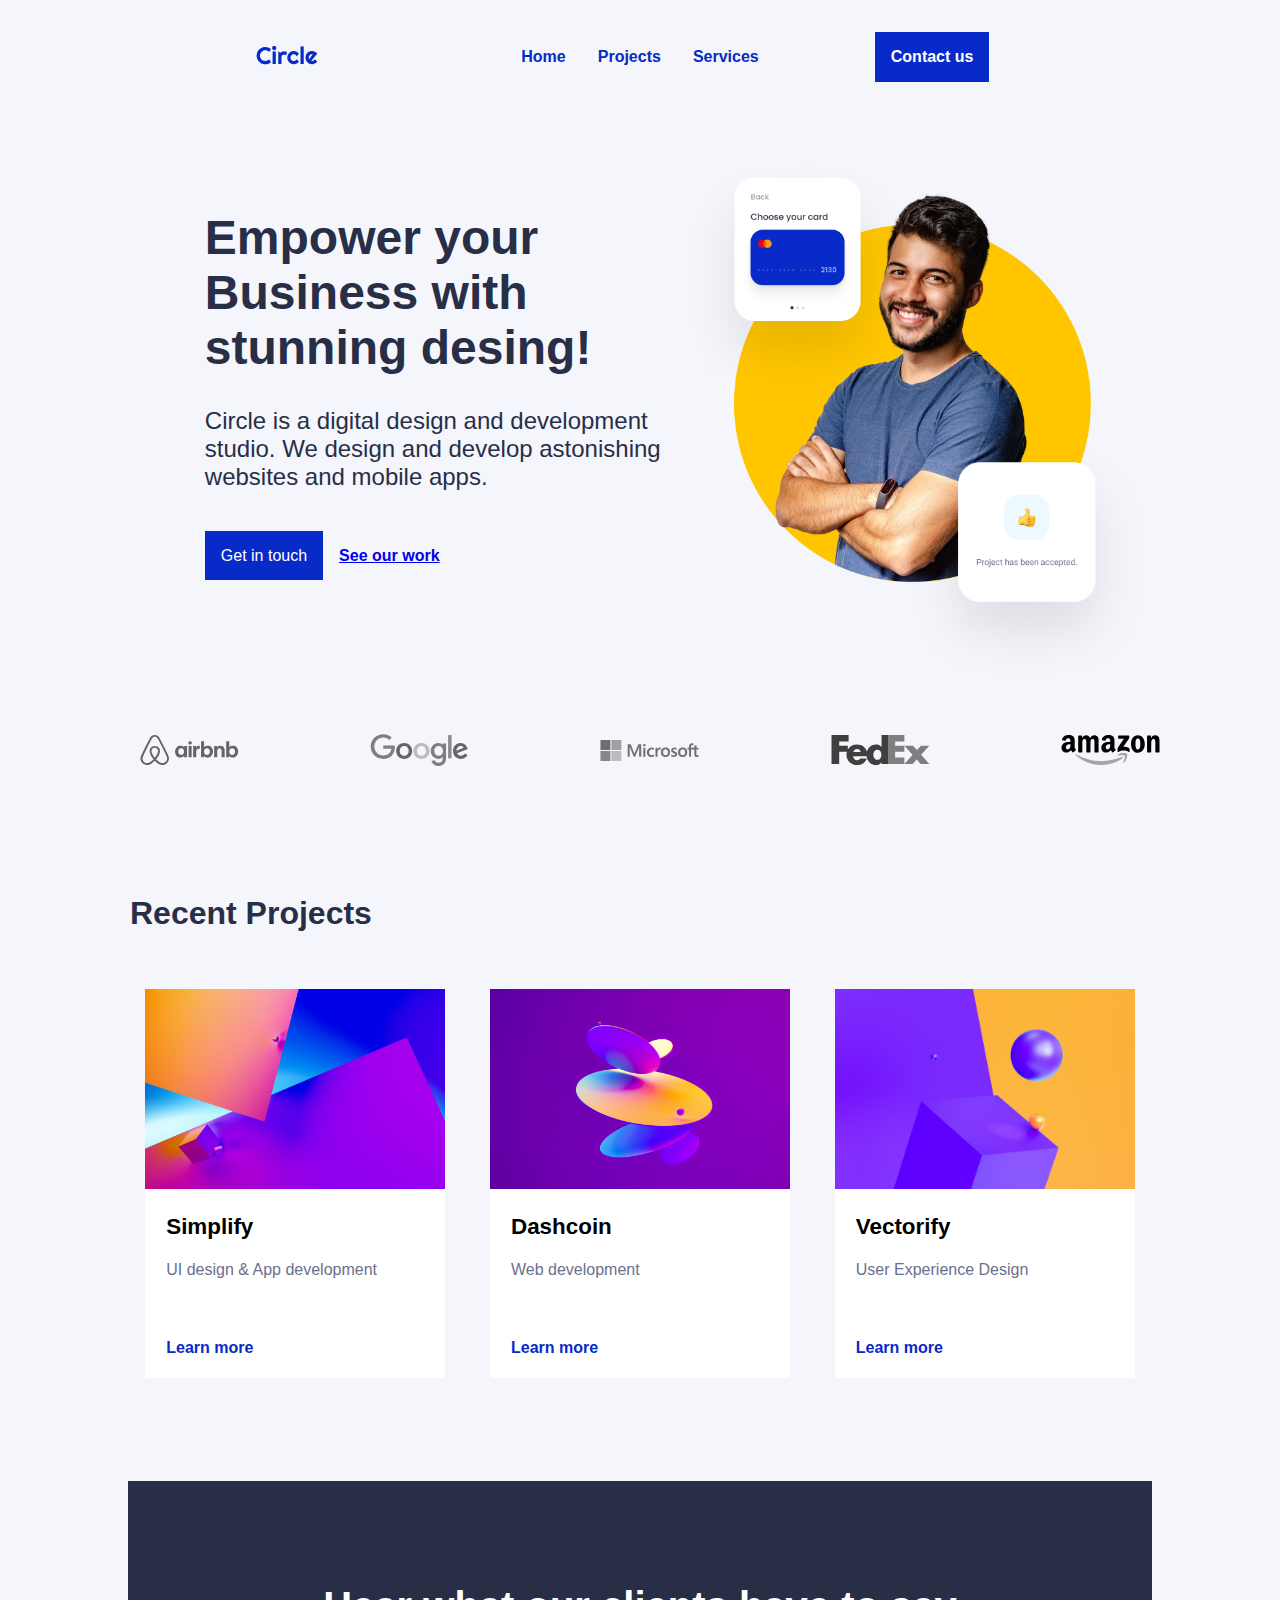
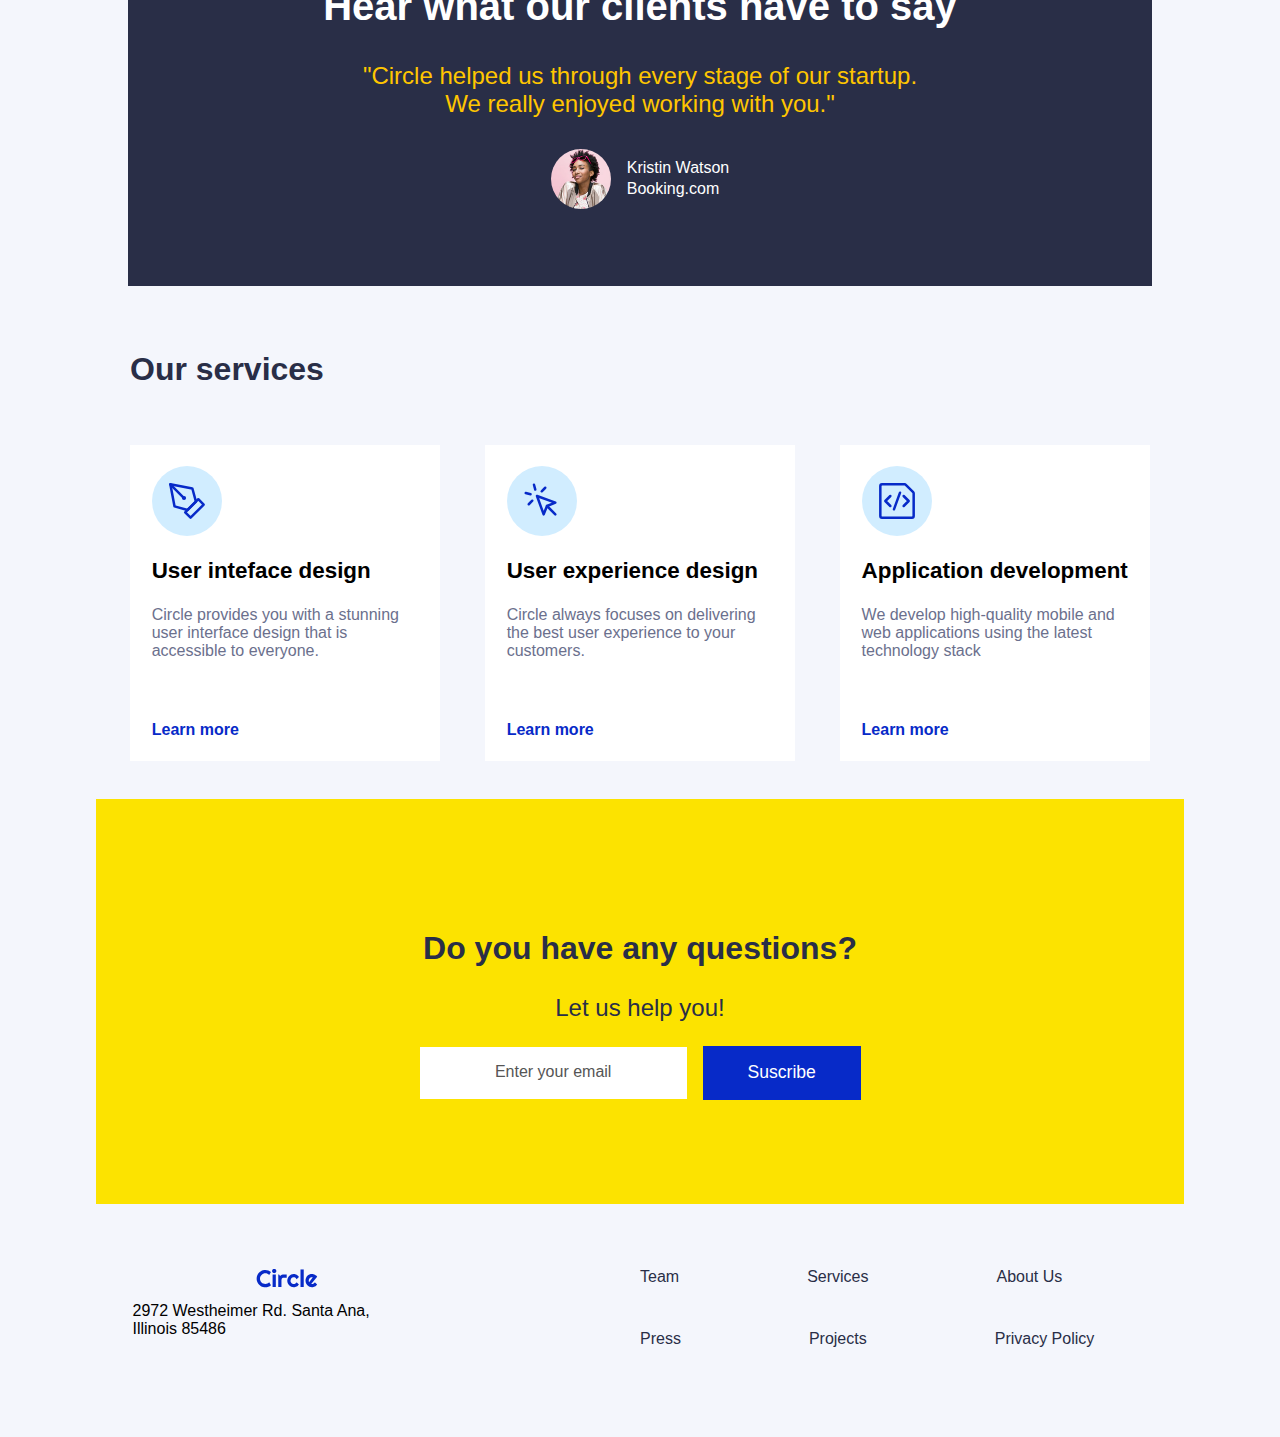
<file: index.html>
<!DOCTYPE html>
<html lang="en">
<head>
    <meta charset="UTF-8">
    <meta name="viewport" content="width=device-width, initial-scale=1.0">
    <title>Cicle Agency - Home</title>
    <link rel="stylesheet" href="./css/style.css">
    
</head>
<body>

<header>
  <nav class="nav">
    <div class="header">
      <div class="logo">
        <a href="index.html"><img src="./project-assets/logos/circle.svg" alt="Logo"></a>
      </div>

      <button class="hamburger" aria-label="Menu">
        &#9776;
      </button>

      <ul class="menu-links">
        <li><a href="index.html">Home</a></li>
        <li><a href="#projects">Projects</a></li>
        <li><a href="#services">Services</a></li>
        <li class="button-blue"><a href="./pages/contact.html" style="color: white;">Contact us</a></li>
      </ul>
    </div>
  </nav>
</header>

<section class="hero">

<div class="main-text">  
<h1>Empower your Business with stunning desing!</h1>
<p class="txt-hero">Circle is a digital design and development studio. We design and develop astonishing websites and mobile apps.</p>
    <div class="buttons-area">
    <p class="btn-blue"><a href="#newsletter">Get in touch</a></p> 
    <p class="btn-grey"><a href="#services">See our work</a></p> 
    </div>
</div>

<div class="guy-area">
  <div class="icon-card top-left">
    <img src="./project-assets/hero-section/card-1.png" alt="choose card">
  </div>

  <div class="guy">
    <img src="./project-assets/hero-section/hero-image.png" alt="guy">
  </div>

  <div class="icon-card bottom-right">
    <img src="./project-assets/hero-section/card-2.png" alt="project accepted">
  </div>
</div>
</section>

<section class="grid-clients">
<article><img src="./project-assets/logos/airbnb-logo.svg"></article>
<article><img src="./project-assets/logos/google-logo.svg"></article>
<article><img src="./project-assets/logos/microsoft-logo.svg"></article>
<article><img src="./project-assets/logos/fedex-logo.svg"></article>
<article><img src="./project-assets/logos/amazon-logo.svg"></article>
</section>

<section id="projects" class="projects" >
  <h2>Recent Projects</h2>
  <div class="grid-projects">
  <article>
    <img src="./project-assets/projects-section/1.jpg" alt="project 1">
    <h3>Simplify</h3>
    <p>UI design & App development</p>
    <br>
    <p><a class="btn-general" href="pages/projects.html?id=1">Learn more</a></p>
  </article>

  <article>
    <img src="./project-assets/projects-section/2.jpg" alt="project 2">
    <h3>Dashcoin</h3>
    <p>Web development</p>
    <br>
    <p ><a class="btn-general" href="pages/projects.html?id=2">Learn more</a></p>
  </article>

  <article>
    <img src="./project-assets/projects-section/3.jpg" alt="project 3">
    <h3>Vectorify</h3>
    <p>User Experience Design</p>
    <br>
    <p ><a class="btn-general" href="pages/projects.html?id=3">Learn more</a></p>
  </article>
  </div>
</section>

<section class="rectangle">
  <div class="opinion">
    <h2>Hear what our clients have to say</h2>
    <p class="txt-div">
      "Circle helped us through every stage of our startup.<br>
      We really enjoyed working with you."
    </p>
    <div>
      <img src="./project-assets/testimonial-section/profile.png" class="circle-img" alt="Kristin Watson">
      <p class="person-info">
        Kristin Watson<br>
        Booking.com
      </p>
    </div>
  </div>
</section>

<section  id="services" class="projects">
  <h2>Our services</h2>
  <div class="grid-projects">
  <article>
    <div class="blue-circle">
      <img style="width: 2.5rem;height: 2.5rem;" src="./project-assets/services-section/icons/1.svg" alt="service 1">
    </div>
    <h3>User inteface design</h3>
    <p>Circle provides you with a stunning user interface design that is accessible to everyone.</p>
    <br>
    <p ><a class="btn-general" href="#">Learn more</a></p>
  </article>

  <article>
    <div class="blue-circle">
      <img style="width: 2.5rem;height: 2.5rem;" src="./project-assets/services-section/icons/2.svg" alt="service 2">
    </div>
    <h3>User experience design</h3>
    <p>Circle always focuses on delivering the best user experience to your customers.</p>
    <br>
    <p ><a class="btn-general" href="#">Learn more</a></p>
  </article>

  <article>
    <div class="blue-circle">
      <img style="width: 2.5rem;height: 2.5rem;" src="./project-assets/services-section/icons/3.svg" alt="service 3">
    </div>
    <h3>Application development</h3>
    <p>We develop high-quality mobile and web applications using the latest technology stack</p>
    <br>
    <p ><a class="btn-general" href="#">Learn more</a></p>
  </article>
</section>

<section class="rectangle-yellow" id="newsletter">
  <div class="opinion">
    <h2>Do you have any questions?</h2>
    <p class="txt-div-form" style="color:#292E47">
    Let us help you!
    </p>
    <div class="yellow-form">
      <form>
        <input type="email" id="email" class="btn-input-yellow" placeholder="Enter your email" required>
        <button type="submit" class="btn-form-yellow">Suscribe</button>
      </form>
    </div>
  </div>
</section>

<footer>
  <div class="footer-left">
    <div class="logo">
    <a href="index.html"><img src="./project-assets/logos/circle.svg" alt="Logo"></a>
    </div>
    <address>
    2972 Westheimer Rd. Santa Ana,<br>
    Illinois 85486
    </address>
  </div>

  <div class="footer-right">
  <ul>
    <li><a href="#">Team</a></li>
    <li><a href="#">Services</a></li>
    <li><a href="#">About Us</a></li>
  </ul><br>
  <ul>
    <li><a href="#">Press</a></li>
    <li><a href="#">Projects</a></li>
    <li><a href="#">Privacy Policy</a></li>
  </ul>
  </div>

  </div>
</footer>

    <script src="./js/script.js"></script>
</body>
</html>
</file>
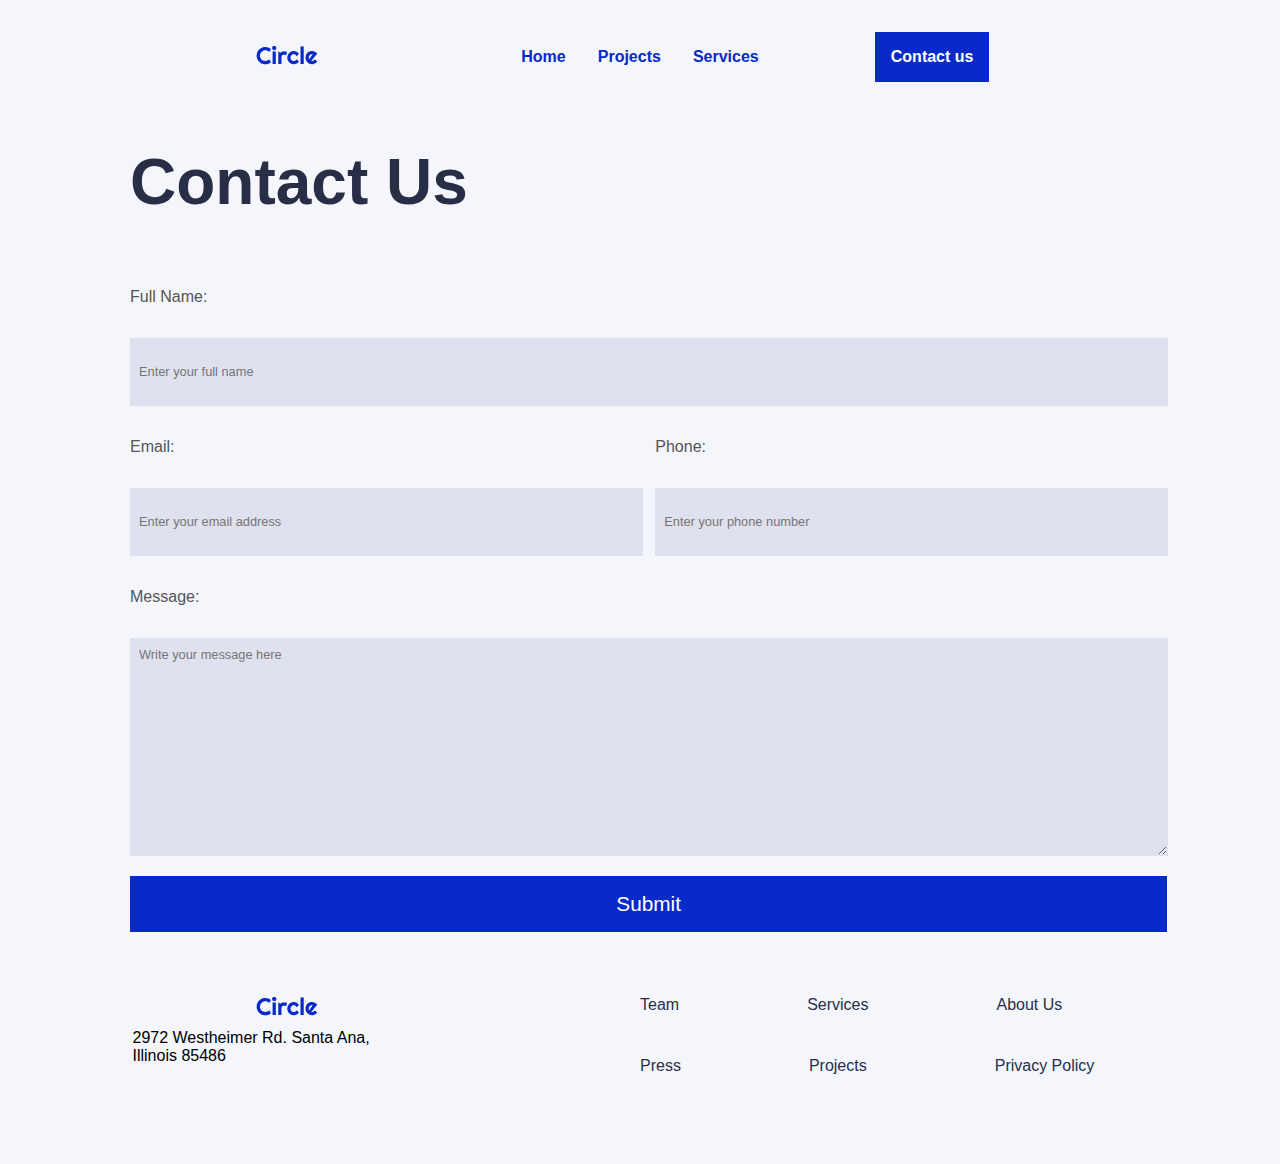
<file: pages/contact.html>
<!DOCTYPE html>
<html lang="en">
<head>
    <meta charset="UTF-8">
    <meta name="viewport" content="width=device-width, initial-scale=1.0">
    <title>Cicle Agency - Home</title>
    <link rel="stylesheet" href="../css/style.css">
    
</head>
<body>    

<header>
  <nav class="nav">
    <div class="header">
      <div class="logo">
        <a href="../index.html"><img src="../project-assets/logos/circle.svg" alt="Logo"></a>
      </div>

      <button class="hamburger" aria-label="Menu">
        &#9776;
      </button>

      <ul class="menu-links">
        <li><a href="../index.html">Home</a></li>
        <li><a href="../index.html#projects">Projects</a></li>
        <li><a href="../index.html#services">Services</a></li>
        <li class="button-blue"><a href="./pages/contact.html" style="color: white;">Contact us</a></li>
      </ul>
    </div>
  </nav>
</header>

<section class="contact">
  <h2>Contact Us</h2>
  <form action="#" method="post">
    <label for="name">Full Name:</label>
    <input type="text" id="name" name="name" class="form-inputs" placeholder="Enter your full name" required>

    <div class="form-row">
      <div class="form-group">
    <label for="email">Email:</label>
    <input type="email" id="email" name="email" class="form-inputs" placeholder="Enter your email address" required>
      </div>

      <div class="form-group">
    <label for="phone">Phone:</label>
    <input type="tel" id="phone" name="phone" class="form-inputs" placeholder="Enter your phone number" required>
      </div>
    </div>

    <label for="message">Message:</label>
    <textarea id="message" name="message" class="form-inputs" rows="3" placeholder="Write your message here" required></textarea>

    <button type="submit" class="btn-form">Submit</button>
  </form>

</section>

<footer>
  <div class="footer-left">
    <div class="logo">
    <a href="../index.html"><img src="../project-assets/logos/circle.svg" alt="Logo"></a>
    </div>
    <address>
    2972 Westheimer Rd. Santa Ana,<br>
    Illinois 85486
    </address>
  </div>

  <div class="footer-right">
  <ul>
    <li><a href="#">Team</a></li>
    <li><a href="#">Services</a></li>
    <li><a href="#">About Us</a></li>
  </ul><br>
  <ul>
    <li><a href="#">Press</a></li>
    <li><a href="#">Projects</a></li>
    <li><a href="#">Privacy Policy</a></li>
  </ul>
  </div>

  </div>
</footer>

    <script src="../js/script.js"></script>
</body>
</html>
</file>
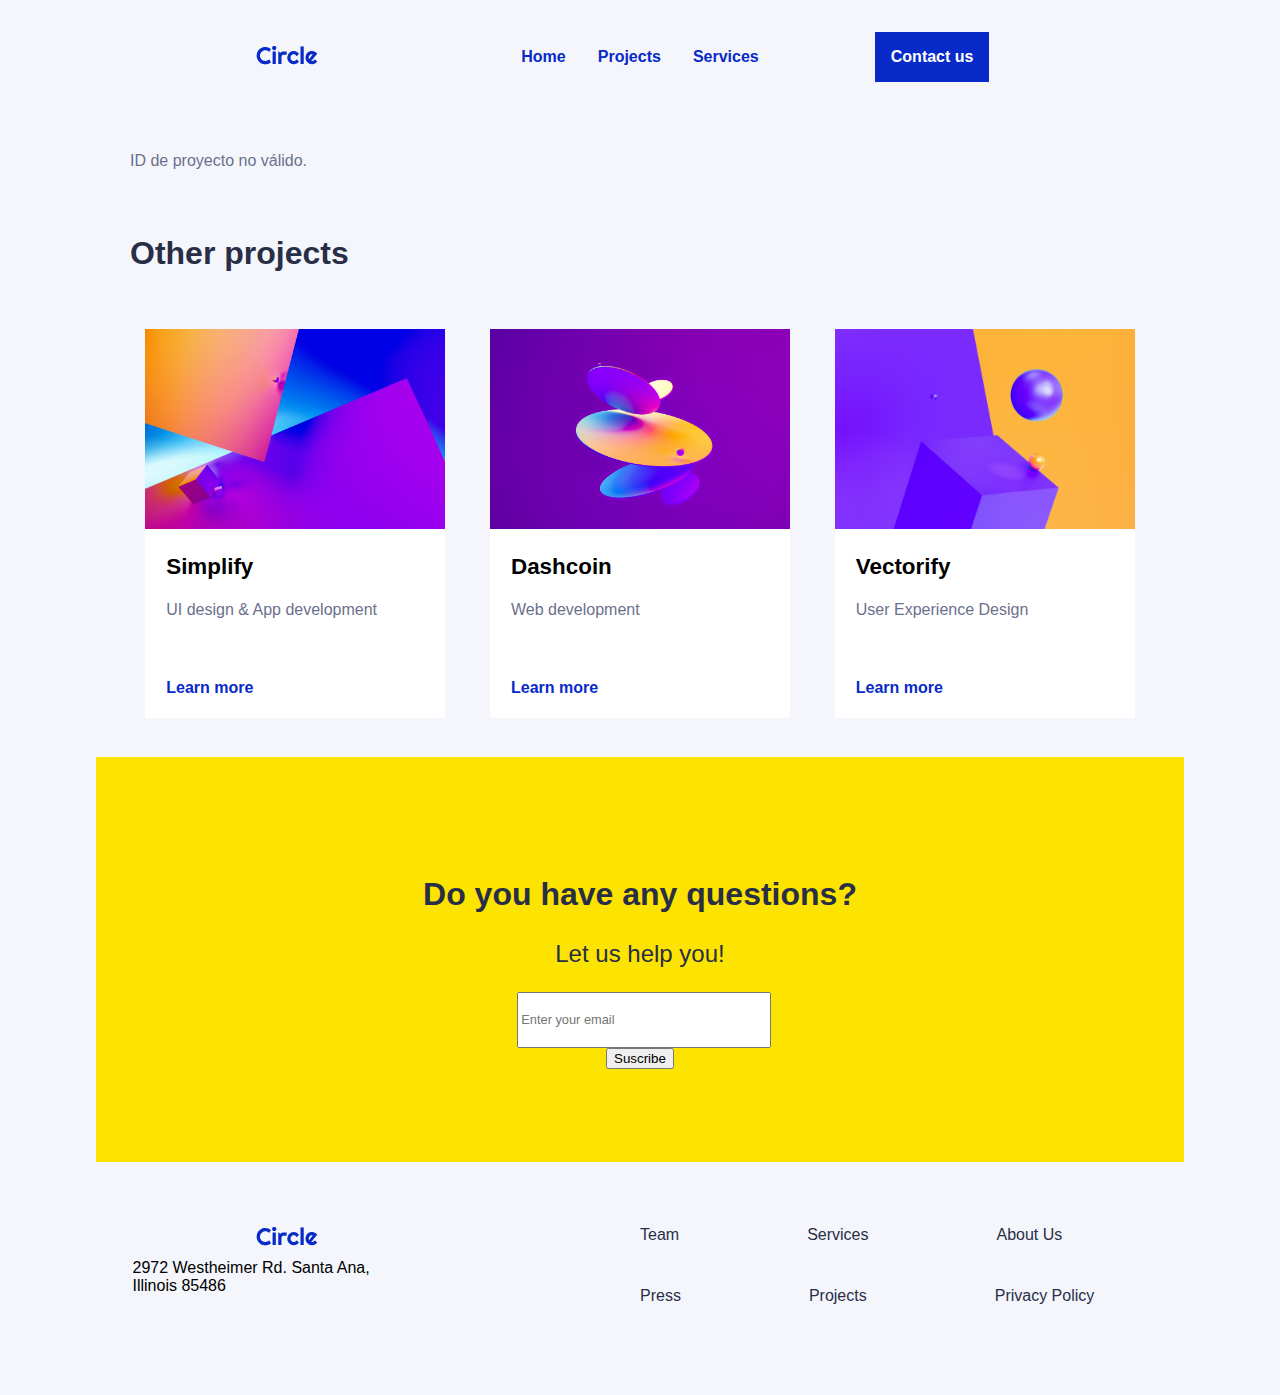
<file: pages/projects.html>
<!DOCTYPE html>
<html lang="en">
<head>
    <meta charset="UTF-8">
    <meta name="viewport" content="width=device-width, initial-scale=1.0">
    <title>Cicle Agency - Home</title>
    <link rel="stylesheet" href="../css/style.css">
    
</head>
<body>    

<header>
  <nav class="nav">
    <div class="header">
      <div class="logo">
        <a href="../index.html"><img src="../project-assets/logos/circle.svg" alt="Logo"></a>
      </div>

      <button class="hamburger" aria-label="Menu">
        &#9776;
      </button>

      <ul class="menu-links">
        <li><a href="../index.html">Home</a></li>
        <li><a href="../index.html#projects">Projects</a></li>
        <li><a href="../index.html#services">Services</a></li>
        <li class="button-blue"><a href="../pages/contact.html" style="color: white;">Contact us</a></li>
      </ul>
    </div>
  </nav>
</header>

<section class="project">
<div id="project"></div>
</section>

<section class="projects" id="projects">
  <h2>Other projects</h2>
  <div class="grid-projects">
  <article>
    <img src="../project-assets/projects-section/1.jpg" alt="project 1">
    <h3>Simplify</h3>
    <p>UI design & App development</p>
    <br>
    <p ><a class="btn-general" href="pages/projects.html?id=1">Learn more</a></p>
  </article>

  <article>
    <img src="../project-assets/projects-section/2.jpg" alt="project 2">
    <h3>Dashcoin</h3>
    <p>Web development</p>
    <br>
    <p ><a class="btn-general" href="pages/projects.html?id=2">Learn more</a></p>
  </article>

  <article>
    <img src="../project-assets/projects-section/3.jpg" alt="project 3">
    <h3>Vectorify</h3>
    <p>User Experience Design</p>
    <br>
    <p ><a class="btn-general" href="pages/projects.html?id=3">Learn more</a></p>
  </article>
  </div>
</section>

<section class="rectangle-yellow" id="newsletter">
  <div class="opinion">
    <h2>Do you have any questions?</h2>
    <p class="txt-div" style="color:#292E47">
    Let us help you!
    </p>
    <div>
      <form>
        <input type="email" id="email" placeholder="Enter your email" required>
        <button type="submit">Suscribe</button>
      </form>

    </div>
  </div>
</section>

<footer>
  <div class="footer-left">
    <div class="logo">
    <a href="../index.html"><img src="../project-assets/logos/circle.svg" alt="Logo"></a>
    </div>
    <address>
    2972 Westheimer Rd. Santa Ana,<br>
    Illinois 85486
    </address>
  </div>

  <div class="footer-right">
  <ul>
    <li><a href="#">Team</a></li>
    <li><a href="#">Services</a></li>
    <li><a href="#">About Us</a></li>
  </ul><br>
  <ul>
    <li><a href="#">Press</a></li>
    <li><a href="#">Projects</a></li>
    <li><a href="#">Privacy Policy</a></li>
  </ul>
  </div>

  </div>
</footer>

    <script src="../js/script.js"></script>
</body>
</html>
</file>
<file: css/style.css>
/* Estilo general */
body {
  margin: 0;
  font-family: 'Segoe UI', sans-serif;
  background-color: #F4F6FC;
}
h1{
  font-size: 3rem;
  color: #292E47;
}
h2{
  font-size: 2rem;
  color: #292E47;
}
h3{
  font-size: 1.4rem;
}
p{
  color: #6B708D;
}

/* NAVBAR */
.header {
  display: flex;
  align-items: center;
  justify-content: center; 
  padding: 3rem 2rem;
  position: relative;
}

/* Logo */
.logo {
  position: absolute;
  left: 20%;
}

/* Botón a la derecha */
.button-blue {
  position: absolute;
  right: 22.7%; /* ajusta según el diseño */
  padding: 1rem;
  background-color: #072AC8;
}

/* Enlaces */
.menu-links {
  display: flex;
  justify-content: center;
  align-items: center;
  gap: 2rem;
  list-style: none;
  margin: 0;
  padding: 0;
}

/* Enlaces sin subrayado */
.menu-links a {
  text-decoration: none;
  color: #072AC8;
  font-weight:bold;
}

.menu-links a:hover{
  text-decoration: underline;
}

/* Icono de hamburguesa oculto en pantallas grandes */
.hamburger {
  display: none;
  font-size: 2rem;
  background: none;
  border: none;
  color: #072AC8;
  cursor: pointer;
  position: absolute;
  right: 5%;
}

/* Responsive NAV*/
@media(max-width:1200px){
  .logo {
  position: absolute;
  left: 10%;
}
.button-blue {
  right: 10.7%;
}
}
@media (max-width: 870px) {
  .header {
    justify-content: space-between;
    padding: 1rem 2rem;
  }

  .logo {
    position: static;
  }

  .hamburger {
    display: block;
  }

  .menu-links {
    display: none;
    flex-direction: column;
    align-items: flex-start;
    background-color: #F4F6FC;
    width: 100%;
    position: absolute;
    top: 100%;
    left: 0;
    padding: 1rem 2rem;
    box-shadow: 0 4px 6px rgba(0,0,0,0.1);
    z-index: 1000;
  }

  .menu-links.show {
    display: flex;
  }

  .button-blue {
    position: static;
    background-color: #072AC8;
    width: 75%;
    text-align: center;
  }
}

/* HERO SECTION */
.hero {
  display: flex;
  flex-wrap: wrap;
  max-width: 1200px;
  width: 80%;
  margin: auto;
  justify-content: center;
  padding: 3em;
}
.main-text {
  width: 50%;
  text-align: left;
  padding: 1em;
}
.txt-hero{
  font-size: 1.5rem;
  font-weight: normal;
  color: #292E47;
}
.guy-area {
  position: relative;
  width: 35%;
  min-width: 350px;
  display: flex;
  justify-content: center;
  align-items: center;
}
.guy img {
  width: 100%;
  height: auto;
  z-index: 1;
  position: relative;
}
/* Tarjetas flotantes */
.icon-card {
  position: absolute;
  padding: 1rem;
  border-radius: 1rem;
  width: 250px;
  z-index: 2;
}
.icon-card img {
  width: 100%;
  height: auto;
}
/* Tarjeta izquierda */
.icon-card.top-left {
  top: 20%;
  left: 10%;
  transform: translate(-40%, -40%);
}
/* Tarjeta derecha */
.icon-card.bottom-right {
  bottom: 5%;
  right: 10%;
  transform: translate(40%, 40%);
}
/*Buttons hero*/
.buttons-area{
  width: 50%;
  display: flex;
  justify-content: left;
  align-items: center;
}
.btn-blue a {
  padding: 1rem;
  background-color: #072AC8;
  color: white;
  text-decoration: none;
}
.btn-blue a:hover{
  color: #FFC600;
}
.btn-grey {
  padding: 1rem;
  color: rgb(79, 79, 79);
  text-decoration: none;
  font-weight:bold;
}
.btn-grey a:hover{
  text-decoration: underline;

}
/* Responsive HERO*/
@media (max-width: 1270px) {
.hero{
width: 100%;
}
}
@media (max-width: 770px) {
.hero{
width: 100%;
padding: 1em;
}
.main-text{
  width: 100%;
}
h1{
  font-size: 2.1rem;
}
.txt-hero{
  font-size: 1.1rem;
  font-weight: normal;
  color: #292E47;
}
.buttons-area{
  width: 100%;
}
}

/*SECTION CLIENTS (logos)*/
.grid-clients {
  display: grid;
  grid-template-columns: repeat(5, 1fr); /* 👈 Fuerza 5 columnas iguales */
  gap: 2rem;
  max-width: 1120px;
  margin: 0 auto;
  align-items: center;
  margin-top: 1%;
}
.grid-clients article {
  width: 50%;  
  transition: transform 0.3s ease;
}
/* Hover chachi */
.grid-clients article:hover {
  transform: scale(1.05);
}
/* Logos en gris*/
.grid-clients img {
  filter: grayscale(100%);
  transition: filter 0.3s ease;
  width: 100%;
  margin: 60%;
}
/* Logos color */
.grid-clients article:hover img {
  filter: grayscale(0%);
}
/* Responsive CLIENTS (logos) */
@media (max-width: 1200px) {
.grid-clients{
  grid-template-columns: repeat(5, 1fr);
  gap:0em;
}
 .grid-clients article {
  width: 65%;  
}
.grid-clients img {
  margin: 20%;
}
}

/*SECTION PROJECTS*/
.projects{
  display: grid;
  grid-template-columns: repeat(1, 1fr); 
  max-width: 1020px; 
  margin: 0 auto;
  margin-top: 3%;
}
.grid-projects {
  display: grid;
  grid-template-columns: repeat(3, 1fr); 
  gap: 2.8rem;
  max-width: 1020px;
  margin: 0 auto;
  margin-top: 3%;
  align-items: center;
}
.grid-projects article {
  width: 100%;
  background-color: white;
}
.grid-projects article:hover {
  box-shadow: 
      0 0 10px rgba(37, 37, 37, 0.6),  /* luz suave alrededor */
      0 0 30px rgba(23, 23, 23, 0.3),  /* halo más difuso */
      inset 0 0 10px rgba(229, 229, 229, 0.2); /* iluminación interior */
}
.grid-projects article img{
  width: 100%;
  height: 200px;
  object-fit: cover;
}
.grid-projects article h3{
  margin: 7%;
  margin-bottom: 2%;
}
.grid-projects article p{
  margin: 7%;
}
.btn-general { 
  color: #072AC8;
  font-weight:bold;
  text-decoration: none;
}
.btn-general:hover {
  text-decoration: underline;
}
/* Responsive PROJECTS */
@media (max-width: 1200px) {
.projects{
  margin: 3%;
  margin-top: 3%;
}
.projects h2{
  font-size: 1.8rem;
}
.grid-projects {
  gap: 0.7rem;
}
}
@media (max-width: 770px) {
.projects{
  margin: 5%;
  margin-top: 3%;
}
.grid-projects {
  grid-template-columns: repeat(1, 3fr); 
  margin: 2%;
  gap: 2rem;
}
}

/*SECTION TESTIMONIALS (gris)*/
.rectangle {
  background-color: #292E47;
  width: 80vw;
  height: 45vh;
  margin: 0 auto;
  margin-top: 8%;
  display: flex;
  justify-content: center;
  align-items: center;
  text-align: center;
  flex-direction: column; /* Apila los elementos verticalmente */
}
.opinion div {
  display: flex;
  align-items: center;
  justify-content: center;
  gap: 1rem; /* Espacio entre imagen y texto */
  margin-top: 1.5rem;
}
.rectangle div h2 {
  text-align: center;
  color: white;
  font-size: 2.5rem;           
}
.txt-div{
  font-size: 1.5rem;
  font-weight: normal;
  color: #FFC600;
  text-align: center;
}
.circle-img {
  width: 60px;
  height: 60px;
  border-radius: 50%;
  object-fit: cover;
}
.person-info {
  color: white;
  text-align: left;
  font-size: 1rem;
  line-height: 1.3;
}

/* Responsive TESTIMONIALS (gris)*/
@media (max-width: 1200px) {
.rectangle{
  width: 100vw;
}

}
@media (max-width: 770px) {
.rectangle .opinion h2{
  font-size: 1.7rem;
}
.txt-div{
  font-size: 0.9rem;
}
}

/*SECTION SERVICES (reciclaje style projects)*/
.blue-circle{
  width: 70px;
  height: 70px;
  border-radius: 50%;
  background-color: #D1EDFF;
  object-fit: cover;
  margin:7%;
  display: flex;
  justify-content: center;
  align-items: center;
}

/*SECTION SUSCRIBE (amarillo)*/
.rectangle-yellow{
  background-color: #fce300;
  width: 85vw;
  height: 45vh;
  margin: 0 auto;
  margin-top: 3%;
  display: flex;
  justify-content: center;
  align-items: center;
  text-align: center;
  flex-direction: column; /* Apila los elementos verticalmente */
}
.yellow-form form{
  display: flex;
  align-items: center;
  justify-content: center;
  gap: 1rem;
}
.btn-input-yellow{
  width: 500px;
  height: 55px;
  font-size: 1.1rem;
  /*padding-left: 2.5rem;  espacio para ícono si lo agregas */
  background-color: white;
  border: none;
}
.btn-input-yellow::placeholder{
  color: #555;
  font-size: 1rem;
    text-align: center;

}
.btn-form-yellow{
  width: 20vw;
  height: 6vh;
  background-color: #072AC8;
  color: white;
  font-size: 1.1rem;
  border: none;
}

.btn-form-yellow:hover{
  color: #FFC600;
}
.txt-div-form{
  font-size: 1.5rem;
  font-weight: normal;
  color: #FFC600;
  text-align: center;
}

@media (max-width: 1200px) {
.rectangle-yellow{
  width: 92.5vw;
}
.btn-form-yellow{
  width: 350px;
}
}
@media (max-width: 770px) {

  .yellow-form form {
    flex-direction: column;
    align-items: center;
    width: 90%;

  }

  .btn-input-yellow {
    display: block;
    margin-bottom: 1rem;
  }

  .btn-form-yellow {
    width: 30vw;
  }
  .txt-div-form{
    font-size: 1.2rem;
  }
}


/*PAGE PROJECT ID*/
.project{
  max-width: 1020px; 
  margin: 0 auto;
  margin-top: 3%;
}
.project-title{
  font-size: 3rem;
  color: #292E47;
  margin-top: 3%;
}

.project-info {  
  width: 100%;
  display: flex;
  justify-content: left;
  align-items: center;
  gap: 24rem;
}

.project-description{
  font-size: 1.5rem;
  color: #555;
}

.project-date{
  font-size: 1.5rem;
  color: #555;
}
.project-img img {
  width: 100%;
  height: auto;
  object-fit: cover;
  margin-top: 4%;
  margin-bottom: 4%;
  box-shadow: 
      0 0 20px rgba(255, 35, 237, 0.6),  /* luz suave alrededor */
      inset 0 0 30px rgba(246, 0, 234, 0.2); /* iluminación interior */
}

.project-txt{
  font-size: 1.2rem;
  color: #555;
  margin-top: 3%;
  margin-bottom: 5%;
}

@media (max-width: 1200px) {
.project{
  width: 90vw;
}
.project-description{
  font-size: 1rem;
  color: #555;
}

.project-date{
  font-size: 1rem;
  color: #555;
}

}
@media (max-width: 770px) {
.project{
  width: 85vw;
}
.project-title{
  font-size: 2rem;
}
.project-info {  
  gap: 8.5rem;
}

.project-description{
  font-size: 0.7rem;
  color: #555;
}

.project-date{
  font-size: 0.7rem;
  color: #555;
}
.project-txt{
  font-size: 1rem;
  margin-top: 3%;
  margin-bottom: 5%;
}

}
/*PAGE FORM*/
.contact h2{
  font-size: 4rem;
  color: #292E47;
  margin-top: 3%;
}
form label{
  display: block;
  margin-bottom: 0.2rem;
  font-weight: lighter;
  color: #555;
  margin-top: 1rem;
  margin-bottom: 2rem;
}

.form-inputs {
  width: 100%;
  padding: 0.5rem;
  background-color: #e0e1ee;
  border: 1px solid #e0e1ee;
  border-radius: none;
  font-size: 1rem;
  margin-bottom: 1rem;
}
.contact{
  display: grid;
  grid-template-columns: repeat(1, 1fr); 
  max-width: 1020px; 
  margin: 0 auto;
}

.form-row {
  display: flex;
  gap: 3%;
  justify-content: space-between;
}

.form-group {
  flex: 1;
}

#email, #phone {
  width: 100%; 
}
#name, #email, #phone, #message {
  height: 50px;
  font-size: 0.8rem;
  text-align: left;
  font-family: sans-serif;
}
#message{
  height: 200px;
}
.btn-form{
  width: 101.7%;
  height: 56px;
  background-color: #072AC8;
  border: none;
  color: white;
  margin: 0 auto;
  font-size: 1.3rem;
}
.error-message {
  margin-top: -0.5rem;
  margin-bottom: 1rem;
  color: red;
  font-size: 0.8rem;
  font-style: italic;
}

/* Responsive */
@media (max-width: 1200px) {
.contact form{display: grid;
  grid-template-columns: repeat(1, 1fr); 
  width: 80%;  
  margin: 0 auto;
}
.contact h2{
  font-size: 2.5rem;
  margin-left:9.5%;
}
.btn-form{
    width: 102.7%;

}
.form-row {
  flex-direction: column; /* Cambia a columna en pantallas pequeñas */
}}
@media (max-width: 770px) {
.btn-form{
    width: 105%;

}
}

/*FOOTER*/
footer {
  display: grid;
  grid-template-columns: repeat(2, 1fr); 
  max-width: 1015px; 
  margin: 0 auto;
  margin-top: 5%;
  margin-bottom: 5%;
}

.footer-left{
    width: 55%;  
}
.footer-left div.logo{
  margin-left: 0%;
}
address{
  margin-top: 12%;
  font-style: normal;
}

.footer-right {
  display: flex;
  flex-direction: column; /* Pone las dos listas una debajo de la otra */
  gap: 0; /* Espacio entre las dos listas */
}

.footer-right ul {
  list-style: none;
  display: flex;            /* Hace que los <li> estén en fila */
  gap: 8rem;                /* Espacio entre enlaces */
  padding: 0;
  margin: 0;
  margin-bottom: 5%;
}

.footer-right a {
    text-decoration: none;
  color: #292E47;
}

.footer-right a:hover {
  color: #072AC8;
  text-decoration: underline;
}

/* Responsive */
@media (max-width: 1200px) {
.footer-left {
  width: 80%;
}
.footer-left div.logo{
  margin-left: 1%;
}
address{
  margin-left: 25%;
  margin-top: 9%;
}
.footer-right ul {
  gap: 4rem;          
}
}

@media (max-width: 868px) {
.footer-left div.logo{
  margin-left: 25%;
}
address{
  margin-top: 5%;
}
}

@media (max-width: 770px) {
footer{
    grid-template-columns: repeat(1, 2fr); 
}  
.footer-left {
  width: 100%;
}
.footer-left div.logo{
  margin-left: 9%;
}
address{
  margin-top: 5%;
}
.footer-right {
  width: 100%;
  margin: 10%;
}
.footer-right ul {
  gap: 3rem;          
}
}
</file>
